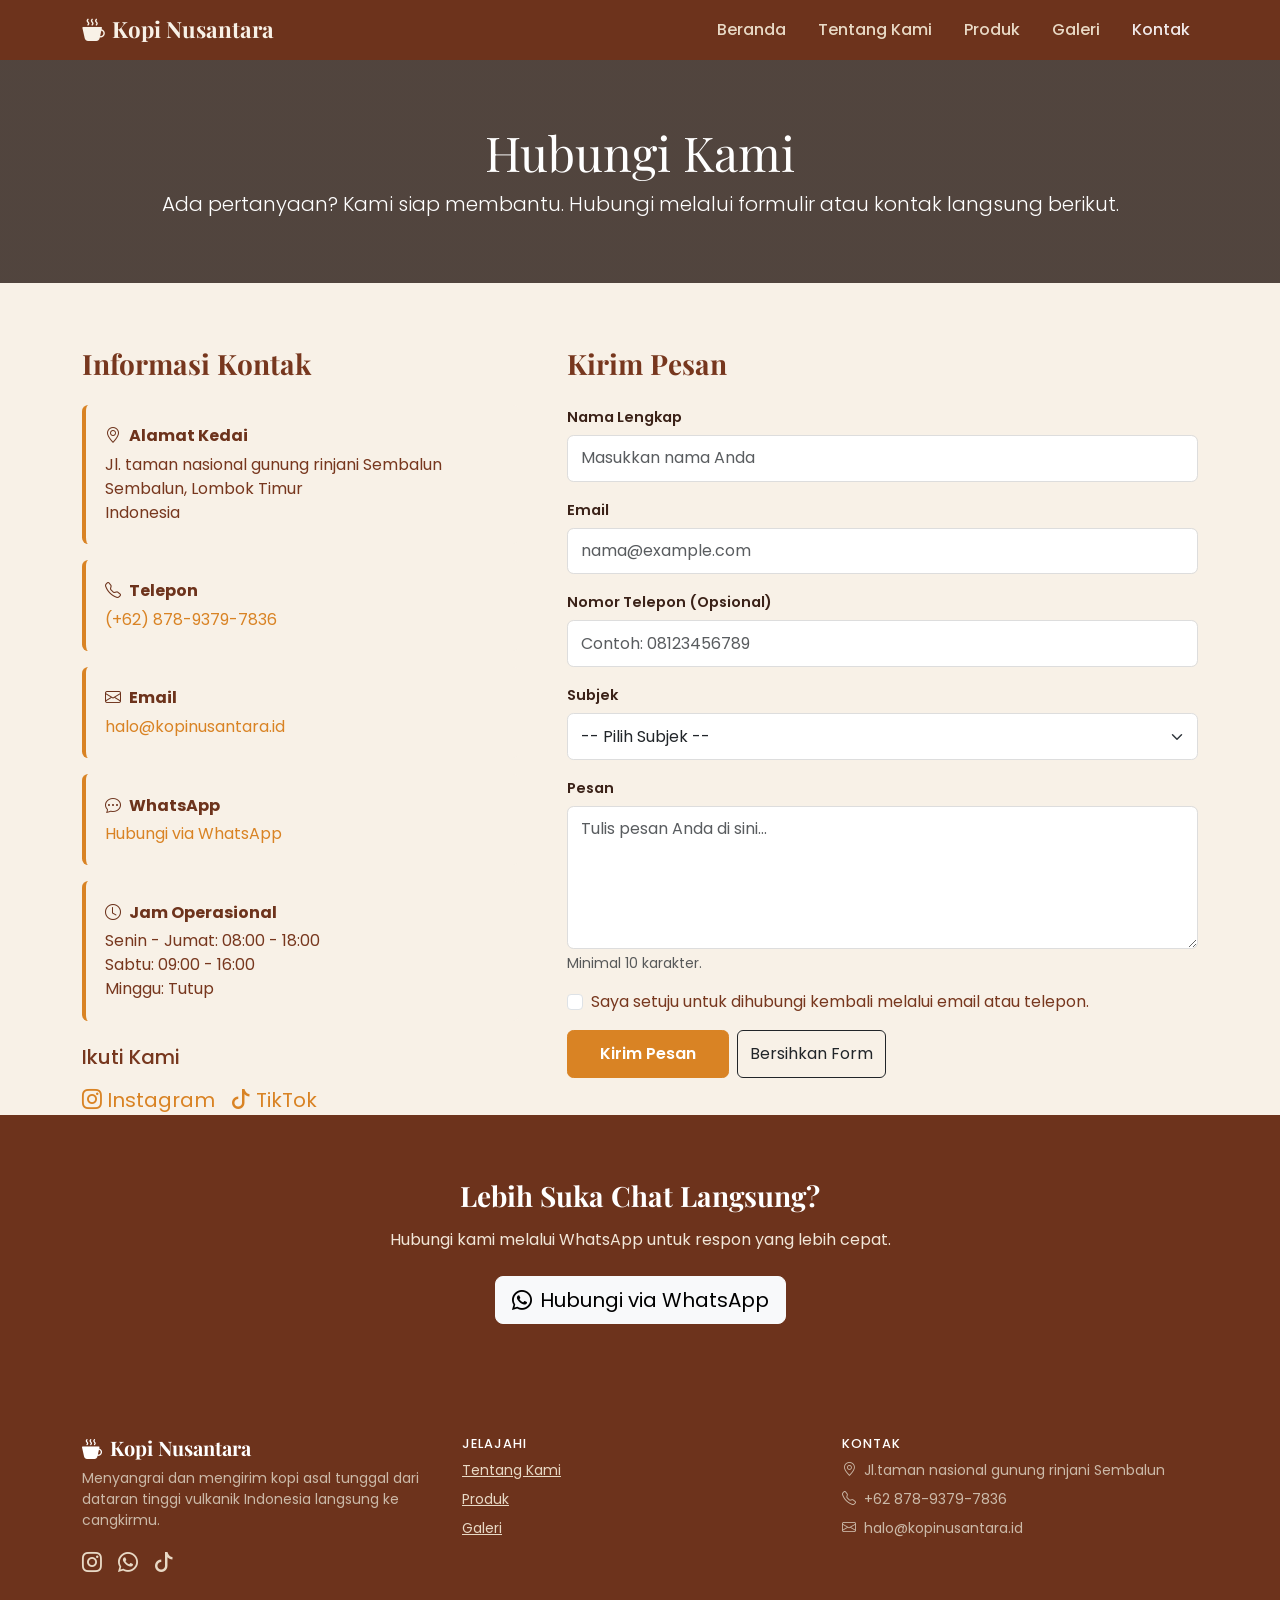
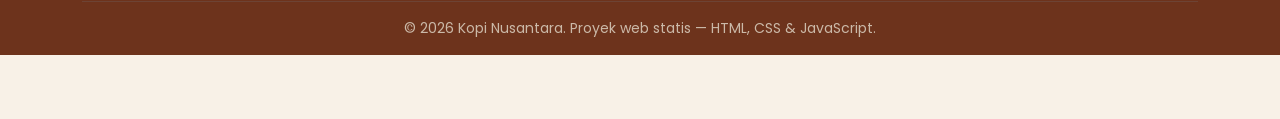
<file: contact.html>
<!DOCTYPE html>
<html lang="id">
<head>
<meta charset="UTF-8">
<meta name="viewport" content="width=device-width, initial-scale=1.0">
<title>Kontak — Kopi Nusantara</title>
<meta name="description" content="Hubungi Kopi Nusantara melalui formulir kontak, WhatsApp, atau kunjungi kedai kami di Bandung.">

<link href="https://cdn.jsdelivr.net/npm/bootstrap@5.3.3/dist/css/bootstrap.min.css" rel="stylesheet">
<link href="https://cdn.jsdelivr.net/npm/bootstrap-icons@1.11.3/font/bootstrap-icons.css" rel="stylesheet">
<link href="style.css" rel="stylesheet">
</head>
<body>

<!-- ===================== NAVBAR ===================== -->
<nav class="navbar navbar-expand-lg navbar-coffee sticky-top">
  <div class="container">
    <a class="navbar-brand" href="index.html"><i class="bi bi-cup-hot-fill me-2"></i>Kopi Nusantara</a>
    <button class="navbar-toggler" type="button" data-bs-toggle="collapse" data-bs-target="#navMenu" aria-label="Buka menu">
      <span class="navbar-toggler-icon"></span>
    </button>
    <div class="collapse navbar-collapse" id="navMenu">
      <ul class="navbar-nav ms-auto gap-lg-3">
        <li class="nav-item"><a class="nav-link" href="index.html">Beranda</a></li>
        <li class="nav-item"><a class="nav-link" href="about.html">Tentang Kami</a></li>
        <li class="nav-item"><a class="nav-link" href="products.html">Produk</a></li>
        <li class="nav-item"><a class="nav-link" href="gallery.html">Galeri</a></li>
        <li class="nav-item"><a class="nav-link active" href="contact.html">Kontak</a></li>
      </ul>
    </div>
  </div>
</nav>

<!-- ===================== BANNER ===================== -->
<header class="page-banner text-center">
  <div class="container">
    <h1 class="display-5 mb-2">Hubungi Kami</h1>
    <p class="lead mb-0">Ada pertanyaan? Kami siap membantu. Hubungi melalui formulir atau kontak langsung berikut.</p>
  </div>
</header>

<!-- ===================== INFORMASI KONTAK + FORM ===================== -->
<section class="section">
  <div class="container">
    <div class="row g-5">

      <!-- Kolom Kiri: Informasi -->
      <div class="col-lg-5">
        <h3 class="mb-4">Informasi Kontak</h3>

        <div class="contact-info-box">
          <strong><i class="bi bi-geo-alt me-2"></i>Alamat Kedai</strong>
          <p class="mb-0">Jl. taman nasional gunung rinjani Sembalun<br>Sembalun, Lombok Timur<br>Indonesia</p>
        </div>

        <div class="contact-info-box">
          <strong><i class="bi bi-telephone me-2"></i>Telepon</strong>
          <p class="mb-0"><a href="tel:+6287893797836">(+62) 878-9379-7836</a></p>
        </div>

        <div class="contact-info-box">
          <strong><i class="bi bi-envelope me-2"></i>Email</strong>
          <p class="mb-0"><a href="mailto:halo@kopinusantara.id">halo@kopinusantara.id</a></p>
        </div>

        <div class="contact-info-box">
          <strong><i class="bi bi-chat-dots me-2"></i>WhatsApp</strong>
          <p class="mb-0"><a href="https://wa.me/+6287893797836" target="_blank" rel="noopener">Hubungi via WhatsApp</a></p>
        </div>

        <div class="contact-info-box">
          <strong><i class="bi bi-clock me-2"></i>Jam Operasional</strong>
          <p class="mb-0">
            Senin - Jumat: 08:00 - 18:00<br>
            Sabtu: 09:00 - 16:00<br>
            Minggu: Tutup
          </p>
        </div>

        <h5 class="mt-4 mb-3">Ikuti Kami</h5>
        <div class="d-flex gap-3 fs-5">
          <a href="https://instagram.com" target="_blank" rel="noopener" class="text-decoration-none">
            <i class="bi bi-instagram" style="color:var(--accent);"></i> Instagram
          </a>
          <a href="https://tiktok.com" target="_blank" rel="noopener" class="text-decoration-none">
            <i class="bi bi-tiktok" style="color:var(--accent);"></i> TikTok
          </a>
        </div>
      </div>

      <!-- Kolom Kanan: Form -->
      <div class="col-lg-7">
        <h3 class="mb-4">Kirim Pesan</h3>
        <form id="contactForm" class="needs-validation" novalidate>

          <div class="mb-3">
            <label for="inputName" class="form-label">Nama Lengkap</label>
            <input type="text" class="form-control" id="inputName" name="nama" placeholder="Masukkan nama Anda" required>
            <div class="invalid-feedback">Nama tidak boleh kosong.</div>
          </div>

          <div class="mb-3">
            <label for="inputEmail" class="form-label">Email</label>
            <input type="email" class="form-control" id="inputEmail" name="email" placeholder="nama@example.com" required>
            <div class="invalid-feedback">Masukkan email yang valid.</div>
          </div>

          <div class="mb-3">
            <label for="inputPhone" class="form-label">Nomor Telepon (Opsional)</label>
            <input type="tel" class="form-control" id="inputPhone" name="telepon" placeholder="Contoh: 08123456789">
          </div>

          <div class="mb-3">
            <label for="inputSubject" class="form-label">Subjek</label>
            <select class="form-select" id="inputSubject" name="subjek" required>
              <option value="">-- Pilih Subjek --</option>
              <option value="pemesanan">Pertanyaan Pemesanan</option>
              <option value="kualitas">Keluhan Kualitas</option>
              <option value="kerjasama">Kerjasama &amp; Mitra</option>
              <option value="lainnya">Lainnya</option>
            </select>
            <div class="invalid-feedback">Pilih subjek pesan Anda.</div>
          </div>
          <div class="mb-3">
            <label for="inputMessage" class="form-label">Pesan</label>
            <textarea class="form-control" id="inputMessage" name="pesan" rows="5" placeholder="Tulis pesan Anda di sini..." required></textarea>
            <div class="invalid-feedback">Pesan tidak boleh kosong.</div>
            <small class="form-text d-block">Minimal 10 karakter.</small>
          </div>
          <div class="form-check mb-3">
            <input class="form-check-input" type="checkbox" id="agreeTerms" name="setuju" required>
            <label class="form-check-label" for="agreeTerms">
              Saya setuju untuk dihubungi kembali melalui email atau telepon.
            </label>
            <div class="invalid-feedback">Anda harus menyetujui untuk melanjutkan.</div>
          </div>
          <div class="d-grid gap-2 d-sm-flex">
            <button type="submit" class="btn btn-submit">Kirim Pesan</button>
            <button type="reset" class="btn btn-outline-dark">Bersihkan Form</button>
          </div>
          <!-- Pesan sukses -->
          <div id="successMsg" class="alert alert-success mt-3 d-none" role="alert">
            <i class="bi bi-check-circle me-2"></i>
            <strong>Terima kasih!</strong> Pesan Anda telah terkirim. Kami akan segera merespons.
          </div>
        </form>
      </div>
    </div>
  </div>
<!-- ===================== CTA ===================== -->
<section class="section bg-coffee text-center">
  <div class="container">
    <h3 class="text-white mb-3">Lebih Suka Chat Langsung?</h3>
    <p class="mb-4">Hubungi kami melalui WhatsApp untuk respon yang lebih cepat.</p>
      <a href="https://wa.me/+6287893797836?text=Halo%20Admin,%20saya%20mau%20tanya%20stok%20barang" target="_blank" rel="noopener" class="btn btn-light btn-lg">
      <i class="bi bi-whatsapp me-2"></i>Hubungi via WhatsApp
    </a>
  </div>
</section>
<!-- ===================== FOOTER ===================== -->
<footer class="pt-5 pb-3">
  <div class="container">
    <div class="row g-4">
      <div class="col-md-4">
        <h5 class="text-white font-display"><i class="bi bi-cup-hot-fill me-2"></i>Kopi Nusantara</h5>
        <p class="small">Menyangrai dan mengirim kopi asal tunggal dari dataran tinggi vulkanik Indonesia langsung ke cangkirmu.</p>
        <div class="d-flex gap-3 fs-5">
          <a href="https://instagram.com" target="_blank" rel="noopener"><i class="bi bi-instagram"></i></a>
          <a href="https://wa.me/087893797836" target="_blank" rel="noopener"><i class="bi bi-whatsapp"></i></a>
          <a href="https://tiktok.com" target="_blank" rel="noopener"><i class="bi bi-tiktok"></i></a>
        </div>
      </div>
      <div class="col-md-4">
        <h6>Jelajahi</h6>
        <ul class="list-unstyled small">
          <li class="mb-2"><a href="about.html">Tentang Kami</a></li>
          <li class="mb-2"><a href="products.html">Produk</a></li>
          <li class="mb-2"><a href="gallery.html">Galeri</a></li>
        </ul>
      </div>
      <div class="col-md-4">
        <h6>Kontak</h6>
        <ul class="list-unstyled small">
          <li class="mb-2"><i class="bi bi-geo-alt me-2"></i>Jl.taman nasional gunung rinjani Sembalun</li>
          <li class="mb-2"><i class="bi bi-telephone me-2"></i>+62 878-9379-7836</li>
          <li class="mb-2"><i class="bi bi-envelope me-2"></i>halo@kopinusantara.id</li>
        </ul>
      </div>
    </div>
    <hr class="border-secondary mt-4">
    <p class="text-center small mb-0">&copy; 2026 Kopi Nusantara. Proyek web statis — HTML, CSS &amp; JavaScript.</p>
  </div>
</footer>
<button id="backToTop" class="btn btn-coffee rounded-circle shadow"><i class="bi bi-arrow-up"></i></button>
<script src="https://cdn.jsdelivr.net/npm/bootstrap@5.3.3/dist/js/bootstrap.bundle.min.js"></script>
<script src="script.js"></script>
<script src="contact.js"></script>
</body>
</html>
</file>
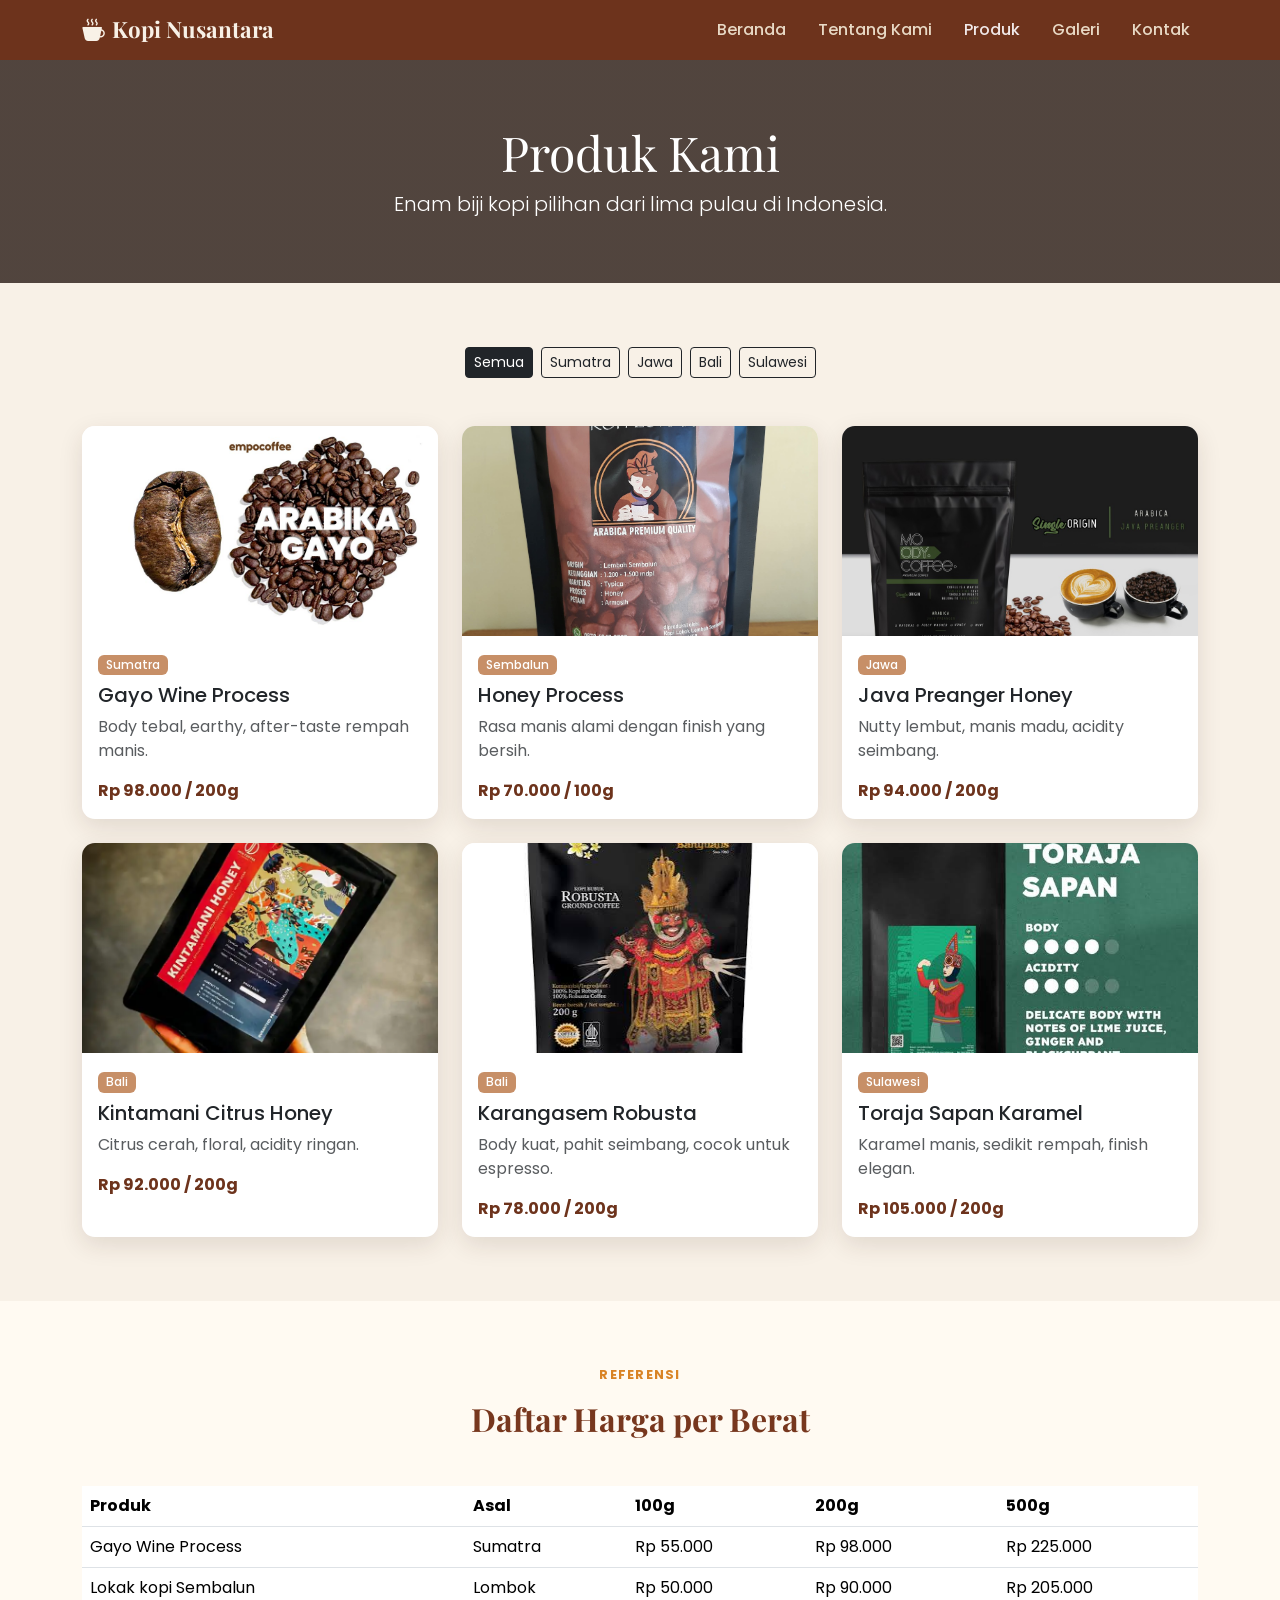
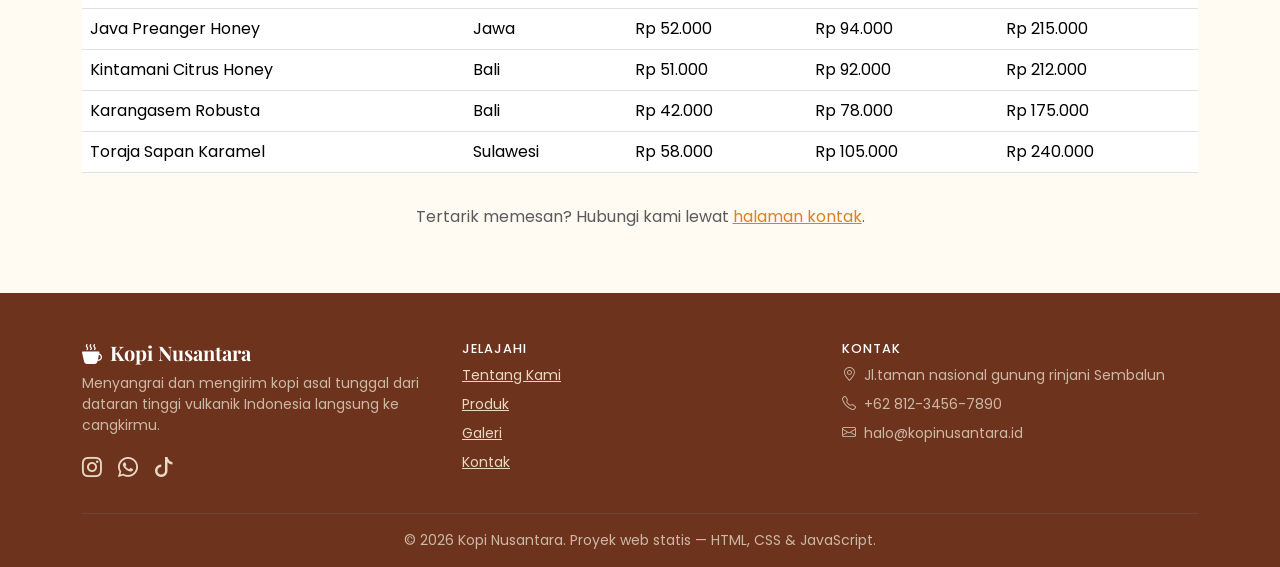
<file: products.html>
<!DOCTYPE html>
<html lang="id">
<head>
<meta charset="UTF-8">
<meta name="viewport" content="width=device-width, initial-scale=1.0">
<title>Produk — Kopi Nusantara</title>
<meta name="description" content="Jelajahi katalog kopi asal tunggal Kopi Nusantara dari lima pulau di Indonesia.">

<link href="https://cdn.jsdelivr.net/npm/bootstrap@5.3.3/dist/css/bootstrap.min.css" rel="stylesheet">
<link href="https://cdn.jsdelivr.net/npm/bootstrap-icons@1.11.3/font/bootstrap-icons.css" rel="stylesheet">
<link href="style.css" rel="stylesheet">
<script src="products.js" defer></script>
<script src="script.js" defer></script>
</head>
<body>

<!-- ===================== NAVBAR ===================== -->
<nav class="navbar navbar-expand-lg navbar-coffee sticky-top">
  <div class="container">
    <a class="navbar-brand" href="index.html"><i class="bi bi-cup-hot-fill me-2"></i>Kopi Nusantara</a>
    <button class="navbar-toggler" type="button" data-bs-toggle="collapse" data-bs-target="#navMenu" aria-label="Buka menu">
      <span class="navbar-toggler-icon"></span>
    </button>
    <div class="collapse navbar-collapse" id="navMenu">
      <ul class="navbar-nav ms-auto gap-lg-3">
        <li class="nav-item"><a class="nav-link" href="index.html">Beranda</a></li>
        <li class="nav-item"><a class="nav-link" href="about.html">Tentang Kami</a></li>
        <li class="nav-item"><a class="nav-link active" href="products.html">Produk</a></li>
        <li class="nav-item"><a class="nav-link" href="gallery.html">Galeri</a></li>
        <li class="nav-item"><a class="nav-link" href="contact.html">Kontak</a></li>
      </ul>
    </div>
  </div>
</nav>

<!-- ===================== BANNER ===================== -->
<header class="page-banner text-center">
  <div class="container">
    <h1 class="display-5 mb-2">Produk Kami</h1>
    <p class="lead mb-0">Enam biji kopi pilihan dari lima pulau di Indonesia.</p>
  </div>
</header>

<!-- ===================== FILTER + PRODUK ===================== -->
<section class="section">
  <div class="container">

    <div class="d-flex flex-wrap justify-content-center gap-2 mb-5" id="filterRow">
      <button class="btn btn-outline-dark btn-sm filter-btn active" data-filter="semua">Semua</button>
      <button class="btn btn-outline-dark btn-sm filter-btn" data-filter="sumatra">Sumatra</button>
      <button class="btn btn-outline-dark btn-sm filter-btn" data-filter="jawa">Jawa</button>
      <button class="btn btn-outline-dark btn-sm filter-btn" data-filter="bali">Bali</button>
      <button class="btn btn-outline-dark btn-sm filter-btn" data-filter="sulawesi">Sulawesi</button>
    </div>

    <div class="row g-4" id="productGrid">

      <div class="col-md-4 product-item" data-category="sumatra">
        <div class="card card-coffee">
          <img src="Arabika-GAYO.jpg" alt="Kopi Gayo Wine Process">
          <div class="card-body">
            <span class="badge badge-origin mb-2">Sumatra</span>
            <h5 class="card-title">Gayo Wine Process</h5>
            <p class="card-text text-muted">Body tebal, earthy, after-taste rempah manis.</p>
            <p class="price mb-0">Rp 98.000 / 200g</p>
          </div>
        </div>
      </div>

      <div class="col-md-4 product-item" data-category="sumatra">
        <div class="card card-coffee">
          <img src="kopi.jpeg" alt="Kopi Sidikalang Dark Roast">
          <div class="card-body">
            <span class="badge badge-origin mb-2">Sembalun</span>
            <h5 class="card-title">Honey Process</h5>
            <p class="card-text text-muted">Rasa manis alami dengan finish yang bersih.</p>
            <p class="price mb-0">Rp 70.000 / 100g</p>
          </div>
        </div>
      </div>

      <div class="col-md-4 product-item" data-category="jawa">
        <div class="card card-coffee">
          <img src="java.jpg" alt="Kopi Java Preanger Honey">
          <div class="card-body">
            <span class="badge badge-origin mb-2">Jawa</span>
            <h5 class="card-title">Java Preanger Honey</h5>
            <p class="card-text text-muted">Nutty lembut, manis madu, acidity seimbang.</p>
            <p class="price mb-0">Rp 94.000 / 200g</p>
          </div>
        </div>
      </div>

      <div class="col-md-4 product-item" data-category="bali">
        <div class="card card-coffee">
          <img src="WhatsApp-Image-2021-09-30-at-17.45.25.webp" alt="Kopi Kintamani Citrus Honey">
          <div class="card-body">
            <span class="badge badge-origin mb-2">Bali</span>
            <h5 class="card-title">Kintamani Citrus Honey</h5>
            <p class="card-text text-muted">Citrus cerah, floral, acidity ringan.</p>
            <p class="price mb-0">Rp 92.000 / 200g</p>
          </div>
        </div>
      </div>

      <div class="col-md-4 product-item" data-category="bali">
        <div class="card card-coffee">
          <img src="karang asem.jpg" alt="Kopi Karangasem Robusta">
          <div class="card-body">
            <span class="badge badge-origin mb-2">Bali</span>
            <h5 class="card-title">Karangasem Robusta</h5>
            <p class="card-text text-muted">Body kuat, pahit seimbang, cocok untuk espresso.</p>
            <p class="price mb-0">Rp 78.000 / 200g</p>
          </div>
        </div>
      </div>

      <div class="col-md-4 product-item" data-category="sulawesi">
        <div class="card card-coffee">
          <img src="toraja.jpg" alt="Kopi Toraja Sapan Karamel">
          <div class="card-body">
            <span class="badge badge-origin mb-2">Sulawesi</span>
            <h5 class="card-title">Toraja Sapan Karamel</h5>
            <p class="card-text text-muted">Karamel manis, sedikit rempah, finish elegan.</p>
            <p class="price mb-0">Rp 105.000 / 200g</p>
          </div>
        </div>
      </div>

    </div>

    <p class="text-center text-muted mt-4 mb-0" id="emptyMsg" style="display:none;">Tidak ada produk pada kategori ini.</p>
  </div>
</section>

<!-- ===================== TABEL HARGA ===================== -->
<section class="section bg-cream-soft">
  <div class="container">
    <div class="section-title">
      <p>Referensi</p>
      <h2>Daftar Harga per Berat</h2>
    </div>
    <div class="table-responsive">
      <table class="table table-coffee table-hover align-middle bg-white">
        <thead>
          <tr><th>Produk</th><th>Asal</th><th>100g</th><th>200g</th><th>500g</th></tr>
        </thead>
        <tbody>
          <tr><td>Gayo Wine Process</td><td>Sumatra</td><td>Rp 55.000</td><td>Rp 98.000</td><td>Rp 225.000</td></tr>
          <tr><td>Lokak kopi Sembalun</td><td>Lombok</td><td>Rp 50.000</td><td>Rp 90.000</td><td>Rp 205.000</td></tr>
          <tr><td>Java Preanger Honey</td><td>Jawa</td><td>Rp 52.000</td><td>Rp 94.000</td><td>Rp 215.000</td></tr>
          <tr><td>Kintamani Citrus Honey</td><td>Bali</td><td>Rp 51.000</td><td>Rp 92.000</td><td>Rp 212.000</td></tr>
          <tr><td>Karangasem Robusta</td><td>Bali</td><td>Rp 42.000</td><td>Rp 78.000</td><td>Rp 175.000</td></tr>
          <tr><td>Toraja Sapan Karamel</td><td>Sulawesi</td><td>Rp 58.000</td><td>Rp 105.000</td><td>Rp 240.000</td></tr>
        </tbody>
      </table>
    </div>
    <p class="text-center text-muted mt-3 mb-0">Tertarik memesan? Hubungi kami lewat <a href="contact.html">halaman kontak</a>.</p>
  </div>
</section>

<!-- ===================== FOOTER ===================== -->
<footer class="pt-5 pb-3">
  <div class="container">
    <div class="row g-4">
      <div class="col-md-4">
        <h5 class="text-white font-display"><i class="bi bi-cup-hot-fill me-2"></i>Kopi Nusantara</h5>
        <p class="small">Menyangrai dan mengirim kopi asal tunggal dari dataran tinggi vulkanik Indonesia langsung ke cangkirmu.</p>
        <div class="d-flex gap-3 fs-5">
          <a href="https://instagram.com" target="_blank" rel="noopener"><i class="bi bi-instagram"></i></a>
          <a href="https://wa.me/6281234567890" target="_blank" rel="noopener"><i class="bi bi-whatsapp"></i></a>
          <a href="https://tiktok.com" target="_blank" rel="noopener"><i class="bi bi-tiktok"></i></a>
        </div>
      </div>
      <div class="col-md-4">
        <h6>Jelajahi</h6>
        <ul class="list-unstyled small">
          <li class="mb-2"><a href="about.html">Tentang Kami</a></li>
          <li class="mb-2"><a href="products.html">Produk</a></li>
          <li class="mb-2"><a href="gallery.html">Galeri</a></li>
          <li class="mb-2"><a href="contact.html">Kontak</a></li>
        </ul>
      </div>
      <div class="col-md-4">
        <h6>Kontak</h6>
        <ul class="list-unstyled small">
          <li class="mb-2"><i class="bi bi-geo-alt me-2"></i>Jl.taman nasional gunung rinjani Sembalun</li>
          <li class="mb-2"><i class="bi bi-telephone me-2"></i>+62 812-3456-7890</li>
          <li class="mb-2"><i class="bi bi-envelope me-2"></i>halo@kopinusantara.id</li>
        </ul>
      </div>
    </div>
    <hr class="border-secondary mt-4">
    <p class="text-center small mb-0">&copy; 2026 Kopi Nusantara. Proyek web statis — HTML, CSS &amp; JavaScript.</p>
  </div>
</footer>

<button id="backToTop" class="btn btn-coffee rounded-circle shadow"><i class="bi bi-arrow-up"></i></button>

<script src="https://cdn.jsdelivr.net/npm/bootstrap@5.3.3/dist/js/bootstrap.bundle.min.js"></script>
<script src="script.js"></script>
<script src="products.js"></script>
</body>
</html>
</file>
<file: style.css>
@import url('https://fonts.googleapis.com/css2?family=Playfair+Display:wght@600;700&family=Poppins:wght@400;500;600;700&display=swap');

:root{
  --coffee-dark:#6d331c;
  --coffee:#6f4e37;
  --coffee-light:#c78f67;
  --cream:#f8f1e7;
  --accent:#d98324;
}

body{
  font-family:'Poppins', sans-serif;
  color:#77371e;
  background:var(--cream);
}
h1,h2,h3,h4,.font-display{
  font-family:'Playfair Display', serif;
  font-weight:700;
}

a{ color:var(--accent); }
a:hover{ color:var(--coffee-dark); }

/* ---------- Navbar ---------- */
.navbar-coffee{
  background:var(--coffee-dark);
}
.navbar-coffee .navbar-brand{
  font-family:'Playfair Display', serif;
  font-weight:700;
  color:#f8f1e7 !important;
  font-size:1.4rem;
}
.navbar-coffee .nav-link{
  color:#e8d9c5 !important;
  font-weight:500;
}
.navbar-coffee .nav-link.active,
.navbar-coffee .nav-link:hover{
  color:#f0e8e8 !important;
}

/* ---------- Tombol ---------- */
.btn-coffee{
  background:var(--accent);
  border-color:var(--accent);
  color:#fff;
  font-weight:600;
}
.btn-coffee:hover{
  background:#b9690f;
  border-color:#b9690f;
  color:#fff;
}
.btn-outline-coffee{
  border:2px solid #fff;
  color:#fff;
  font-weight:600;
}
.btn-outline-coffee:hover{
  background:#fff;
  color:var(--coffee-dark);
}

/* ---------- Hero ---------- */
.hero{
  background:linear-gradient(rgba(35,20,14,.72), rgba(35,20,14,.72)),
             url('https://images.unsplash.com/photo-1495474472287-4d71bcdd2085?auto=format&fit=crop&w=1600&q=70') center/cover no-repeat;
  color:#fff;
  padding:6rem 0;
}
.page-banner{
  background:linear-gradient(rgba(35,20,14,.78), rgba(35,20,14,.78)),
             url('https://images.unsplash.com/photo-1447933601403-0c6688de566e?auto=format&fit=crop&w=1600&q=70') center/cover no-repeat;
  color:#fff;
  padding:4rem 0;
}

/* ---------- Section umum ---------- */
.section{ padding:4rem 0; }
.section-title{
  text-align:center;
  margin-bottom:3rem;
}
.section-title p{
  text-transform:uppercase;
  letter-spacing:.1em;
  font-size:.8rem;
  color:var(--accent);
  font-weight:700;
}
.bg-coffee{ background:var(--coffee-dark); color:#f1e6d8; }
.bg-cream-soft{ background:#fffaf2; }

/* ---------- Kartu produk / fitur ---------- */
.card-coffee{
  border:none;
  border-radius:.8rem;
  overflow:hidden;
  box-shadow:0 8px 24px rgba(59,34,24,.12);
  transition:transform .3s ease, box-shadow .3s ease;
  height:100%;
}
.card-coffee:hover{
  transform:translateY(-6px);
  box-shadow:0 16px 32px rgba(59,34,24,.18);
}
.card-coffee img{
  height:210px;
  object-fit:cover;
}
.card-coffee .price{
  font-weight:700;
  color:var(--coffee-dark);
}
.badge-origin{
  background:var(--coffee-light);
  color:#fff;
  font-weight:500;
}

.icon-circle{
  width:64px; height:64px;
  border-radius:50%;
  background:var(--cream);
  color:var(--accent);
  display:flex; align-items:center; justify-content:center;
  font-size:1.6rem;
  margin:0 auto 1rem;
}

/* ---------- Tabel ---------- */
.table-coffee thead{
  background:var(--coffee-dark);
  color:#fff;
}

/* ---------- Galeri ---------- */
.gallery-item{
  border-radius:.6rem;
  overflow:hidden;
  cursor:pointer;
  position:relative;
}
.gallery-item img{
  width:100%;
  height:220px;
  object-fit:cover;
  transition:transform .4s ease;
}
.gallery-item:hover img{
  transform:scale(1.08);
}

/* ---------- Footer ---------- */
footer{
  background:var(--coffee-dark);
  color:#cbb9a8;
}
footer a{ color:#e8d9c5; }
footer a:hover{ color:#fff; }
footer h6{
  color:#fff;
  text-transform:uppercase;
  font-size:.8rem;
  letter-spacing:.08em;
}

/* ---------- Tombol kembali ke atas ---------- */
#backToTop{
  position:fixed;
  right:1.2rem;
  bottom:1.2rem;
  display:none;
  z-index:99;
}

/* ---------- Form kontak ---------- */
.form-label{
  font-weight:600;
  color:#3b2218;
  font-size:.9rem;
  margin-bottom:.4rem;
}

.form-control,
.form-select{
  border-color:#ddd;
  border-radius:.4rem;
  padding:.65rem .8rem;
}

.form-control:focus, 
.form-select:focus{
  border-color:var(--accent);
  box-shadow:0 0 0 .2rem rgba(217,131,36,.2);
}

.contact-info-box{
  background:#f8f1e7;
  border-left:4px solid var(--accent);
  padding:1.2rem;
  border-radius:.4rem;
  margin-bottom:1rem;
}

.contact-info-box strong{
  display:block;
  color:var(--coffee-dark);
  margin-bottom:.3rem;
}

.contact-info-box a{
  color:var(--accent);
  text-decoration:none;
}

.contact-info-box a:hover{
  text-decoration:underline;
}

.btn-submit{
  background:var(--accent);
  border-color:var(--accent);
  color:#fff;
  font-weight:600;
  padding:.7rem 2rem;
  border-radius:.4rem;
}

.btn-submit:hover{
  background:#b9690f;
  border-color:#b9690f;
}

/* ---------- Video ---------- */
.ratio-coffee video{ border-radius:.8rem; }

/* ---------- Pesan validasi ---------- */
.invalid-feedback{ display:none; color:#dc3545; font-size:.8rem; margin-top:.2rem; }
.valid-feedback{ display:none; color:#198754; font-size:.8rem; margin-top:.2rem; }
.was-validated .form-control:invalid,
.was-validated .form-select:invalid{ border-color:#dc3545; }
.was-validated .form-control:valid ~ .valid-feedback{ display:block; }
.was-validated .form-control:invalid ~ .invalid-feedback,
.was-validated .form-select:invalid ~ .invalid-feedback{ display:block; }
</file>
